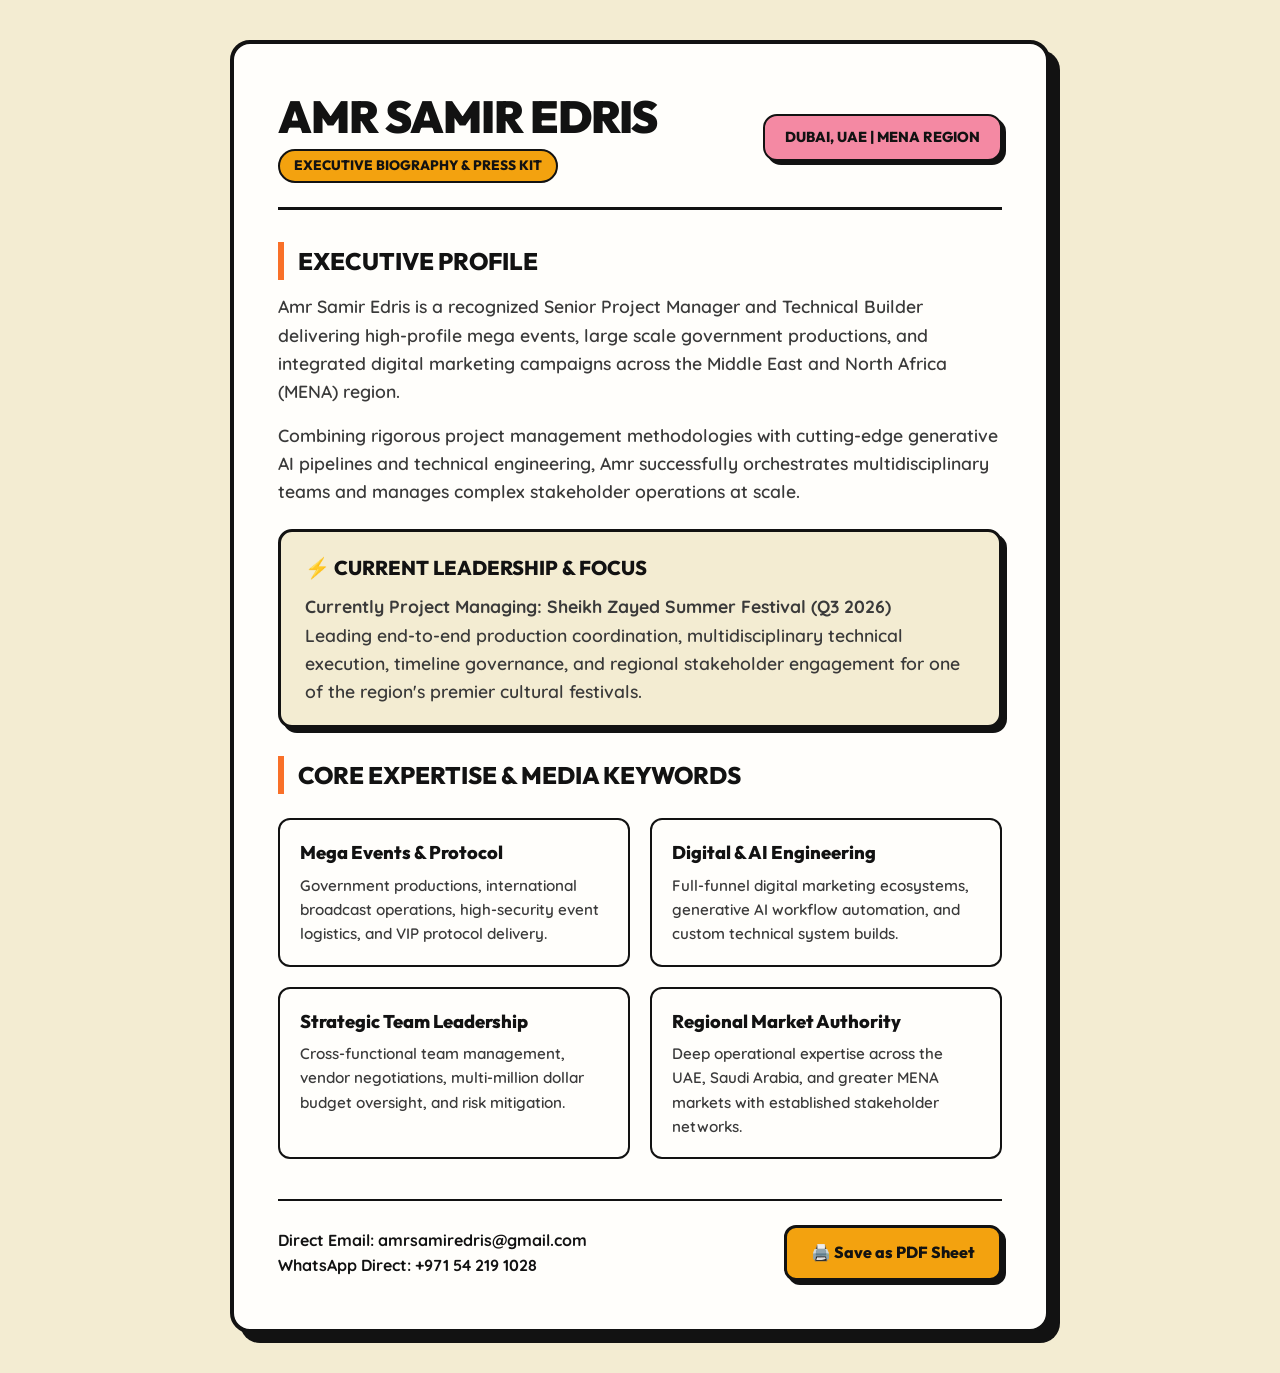
<file: assets/executive_bio.html>
<!DOCTYPE html>
<html lang="en">
<head>
    <meta charset="UTF-8">
    <meta name="viewport" content="width=device-width, initial-scale=1.0">
    <title>Amr Samir Edris | Executive Biography & Press Kit</title>
    <style>
        @import url('https://fonts.googleapis.com/css2?family=Outfit:wght@700;800;900&family=Quicksand:wght@500;600;700&display=swap');
        
        * { box-sizing: border-box; margin: 0; padding: 0; }
        body {
            font-family: 'Quicksand', sans-serif;
            background-color: #f3ecd2;
            color: #121212;
            padding: 40px 20px;
            line-height: 1.6;
        }
        .page-sheet {
            max-width: 820px;
            margin: 0 auto;
            background-color: #fffefb;
            border: 4px solid #121212;
            box-shadow: 10px 10px 0px #121212;
            border-radius: 20px;
            padding: 48px 44px;
        }
        .header {
            border-bottom: 3px solid #121212;
            padding-bottom: 24px;
            margin-bottom: 32px;
            display: flex;
            justify-content: space-between;
            align-items: center;
            flex-wrap: wrap;
            gap: 20px;
        }
        .header-left h1 {
            font-family: 'Outfit', sans-serif;
            font-size: 2.8rem;
            font-weight: 900;
            text-transform: uppercase;
            color: #121212;
            letter-spacing: -1px;
            line-height: 1.1;
        }
        .header-left .tag {
            display: inline-block;
            margin-top: 8px;
            background-color: #f3a20f;
            border: 2px solid #121212;
            padding: 4px 14px;
            border-radius: 30px;
            font-family: 'Outfit', sans-serif;
            font-size: 0.85rem;
            font-weight: 800;
        }
        .header-badge {
            background-color: #f489a3;
            border: 2.5px solid #121212;
            box-shadow: 4px 4px 0px #121212;
            padding: 10px 20px;
            border-radius: 14px;
            font-family: 'Outfit', sans-serif;
            font-weight: 800;
            font-size: 0.9rem;
            text-align: center;
        }
        h2 {
            font-family: 'Outfit', sans-serif;
            font-size: 1.5rem;
            font-weight: 800;
            text-transform: uppercase;
            color: #121212;
            margin: 28px 0 12px;
            border-left: 6px solid #f97028;
            padding-left: 14px;
        }
        p {
            font-size: 1.1rem;
            font-weight: 600;
            color: #3a3a3a;
            margin-bottom: 16px;
        }
        .focus-box {
            background-color: #f3ecd2;
            border: 3px solid #121212;
            box-shadow: 5px 5px 0px #121212;
            border-radius: 14px;
            padding: 20px 24px;
            margin: 24px 0;
        }
        .focus-box h3 {
            font-family: 'Outfit', sans-serif;
            font-size: 1.25rem;
            font-weight: 800;
            color: #121212;
            margin-bottom: 8px;
        }
        .grid-2 {
            display: grid;
            grid-template-columns: repeat(auto-fit, minmax(320px, 1fr));
            gap: 20px;
            margin: 24px 0;
        }
        .grid-card {
            background-color: #fffefb;
            border: 2.5px solid #121212;
            padding: 18px 20px;
            border-radius: 12px;
        }
        .grid-card h4 {
            font-family: 'Outfit', sans-serif;
            font-size: 1.15rem;
            font-weight: 800;
            color: #121212;
            margin-bottom: 6px;
        }
        .contact-row {
            margin-top: 40px;
            padding-top: 24px;
            border-top: 2.5px solid #121212;
            display: flex;
            justify-content: space-between;
            align-items: center;
            flex-wrap: wrap;
            gap: 16px;
            font-weight: 700;
        }
        .print-btn {
            background-color: #f3a20f;
            border: 3px solid #121212;
            box-shadow: 4px 4px 0px #121212;
            padding: 12px 24px;
            font-family: 'Outfit', sans-serif;
            font-weight: 800;
            font-size: 1rem;
            border-radius: 12px;
            cursor: pointer;
            text-decoration: none;
            color: #121212;
            transition: transform 0.15s;
        }
        .print-btn:hover { transform: translate(2px, 2px); box-shadow: 2px 2px 0px #121212; }
        
        @media print {
            body { background: white; padding: 0; }
            .page-sheet { box-shadow: none; border: 2px solid #000; max-width: 100%; border-radius: 0; }
            .print-btn { display: none; }
        }
    </style>
</head>
<body>
    <div class="page-sheet">
        <div class="header">
            <div class="header-left">
                <h1>AMR SAMIR EDRIS</h1>
                <span class="tag">EXECUTIVE BIOGRAPHY & PRESS KIT</span>
            </div>
            <div class="header-badge">
                <span>DUBAI, UAE | MENA REGION</span>
            </div>
        </div>

        <h2>Executive Profile</h2>
        <p>
            Amr Samir Edris is a recognized Senior Project Manager and Technical Builder delivering high-profile mega events, large scale government productions, and integrated digital marketing campaigns across the Middle East and North Africa (MENA) region.
        </p>
        <p>
            Combining rigorous project management methodologies with cutting-edge generative AI pipelines and technical engineering, Amr successfully orchestrates multidisciplinary teams and manages complex stakeholder operations at scale.
        </p>

        <div class="focus-box">
            <h3>⚡ CURRENT LEADERSHIP & FOCUS</h3>
            <p style="margin-bottom: 0;">
                <b>Currently Project Managing: Sheikh Zayed Summer Festival (Q3 2026)</b><br>
                Leading end-to-end production coordination, multidisciplinary technical execution, timeline governance, and regional stakeholder engagement for one of the region's premier cultural festivals.
            </p>
        </div>

        <h2>Core Expertise & Media Keywords</h2>
        <div class="grid-2">
            <div class="grid-card">
                <h4>Mega Events & Protocol</h4>
                <p style="font-size: 0.95rem; margin: 0;">Government productions, international broadcast operations, high-security event logistics, and VIP protocol delivery.</p>
            </div>
            <div class="grid-card">
                <h4>Digital & AI Engineering</h4>
                <p style="font-size: 0.95rem; margin: 0;">Full-funnel digital marketing ecosystems, generative AI workflow automation, and custom technical system builds.</p>
            </div>
            <div class="grid-card">
                <h4>Strategic Team Leadership</h4>
                <p style="font-size: 0.95rem; margin: 0;">Cross-functional team management, vendor negotiations, multi-million dollar budget oversight, and risk mitigation.</p>
            </div>
            <div class="grid-card">
                <h4>Regional Market Authority</h4>
                <p style="font-size: 0.95rem; margin: 0;">Deep operational expertise across the UAE, Saudi Arabia, and greater MENA markets with established stakeholder networks.</p>
            </div>
        </div>

        <div class="contact-row">
            <div>
                <span>Direct Email: amrsamiredris@gmail.com</span><br>
                <span>WhatsApp Direct: +971 54 219 1028</span>
            </div>
            <a href="javascript:window.print()" class="print-btn">🖨️ Save as PDF Sheet</a>
        </div>
    </div>
</body>
</html>
</file>
